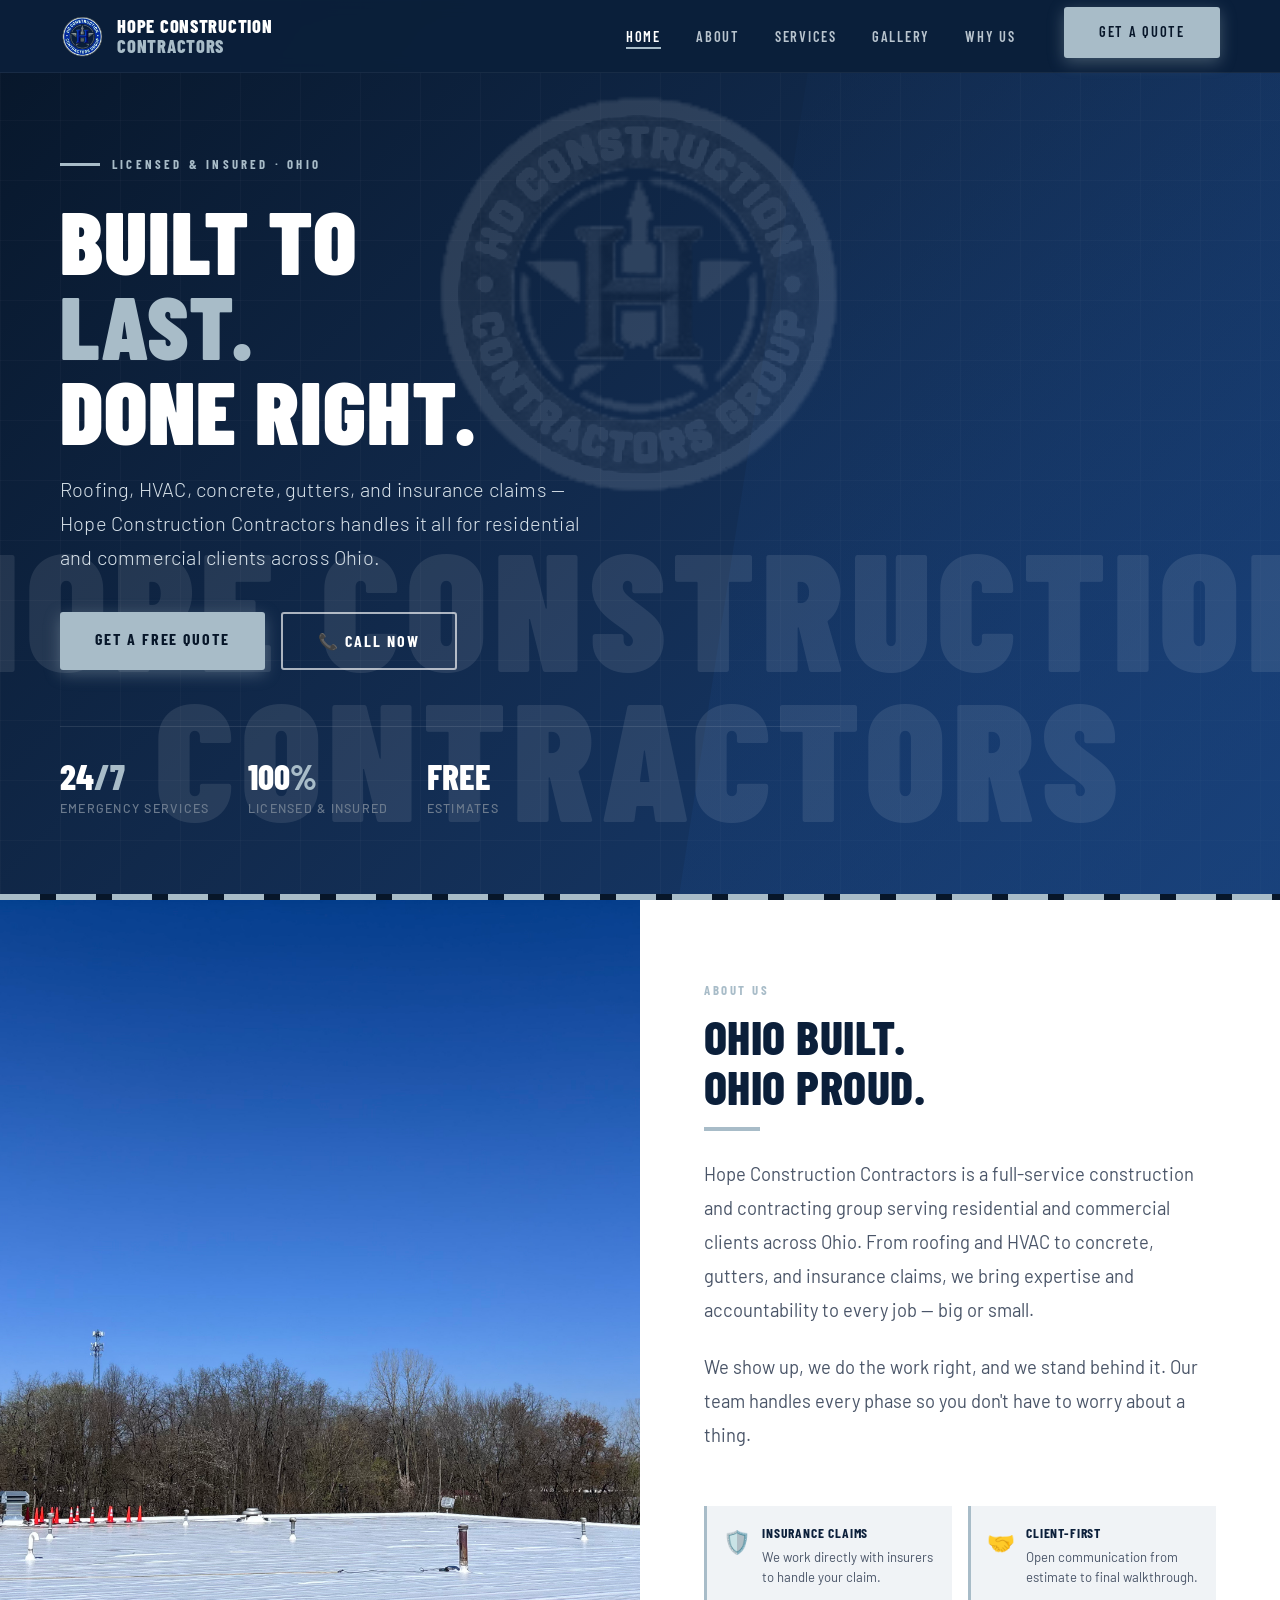
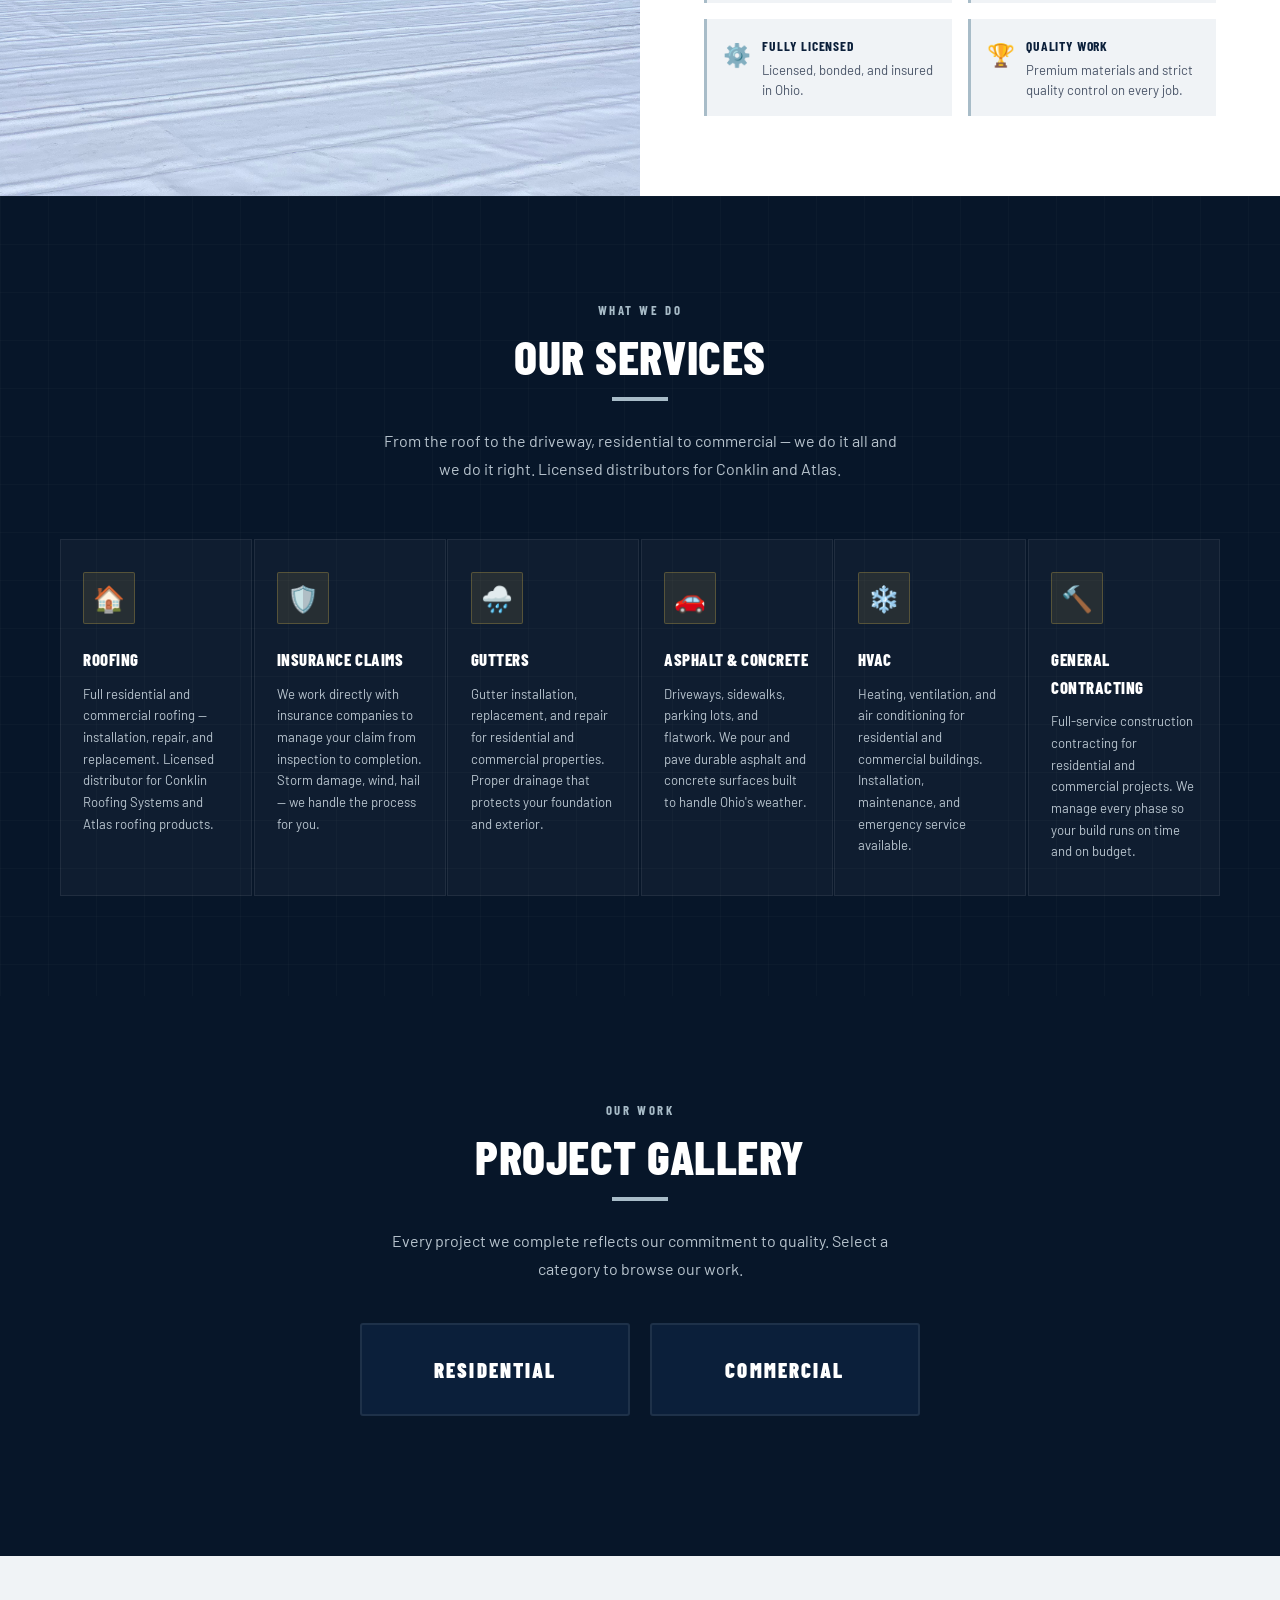
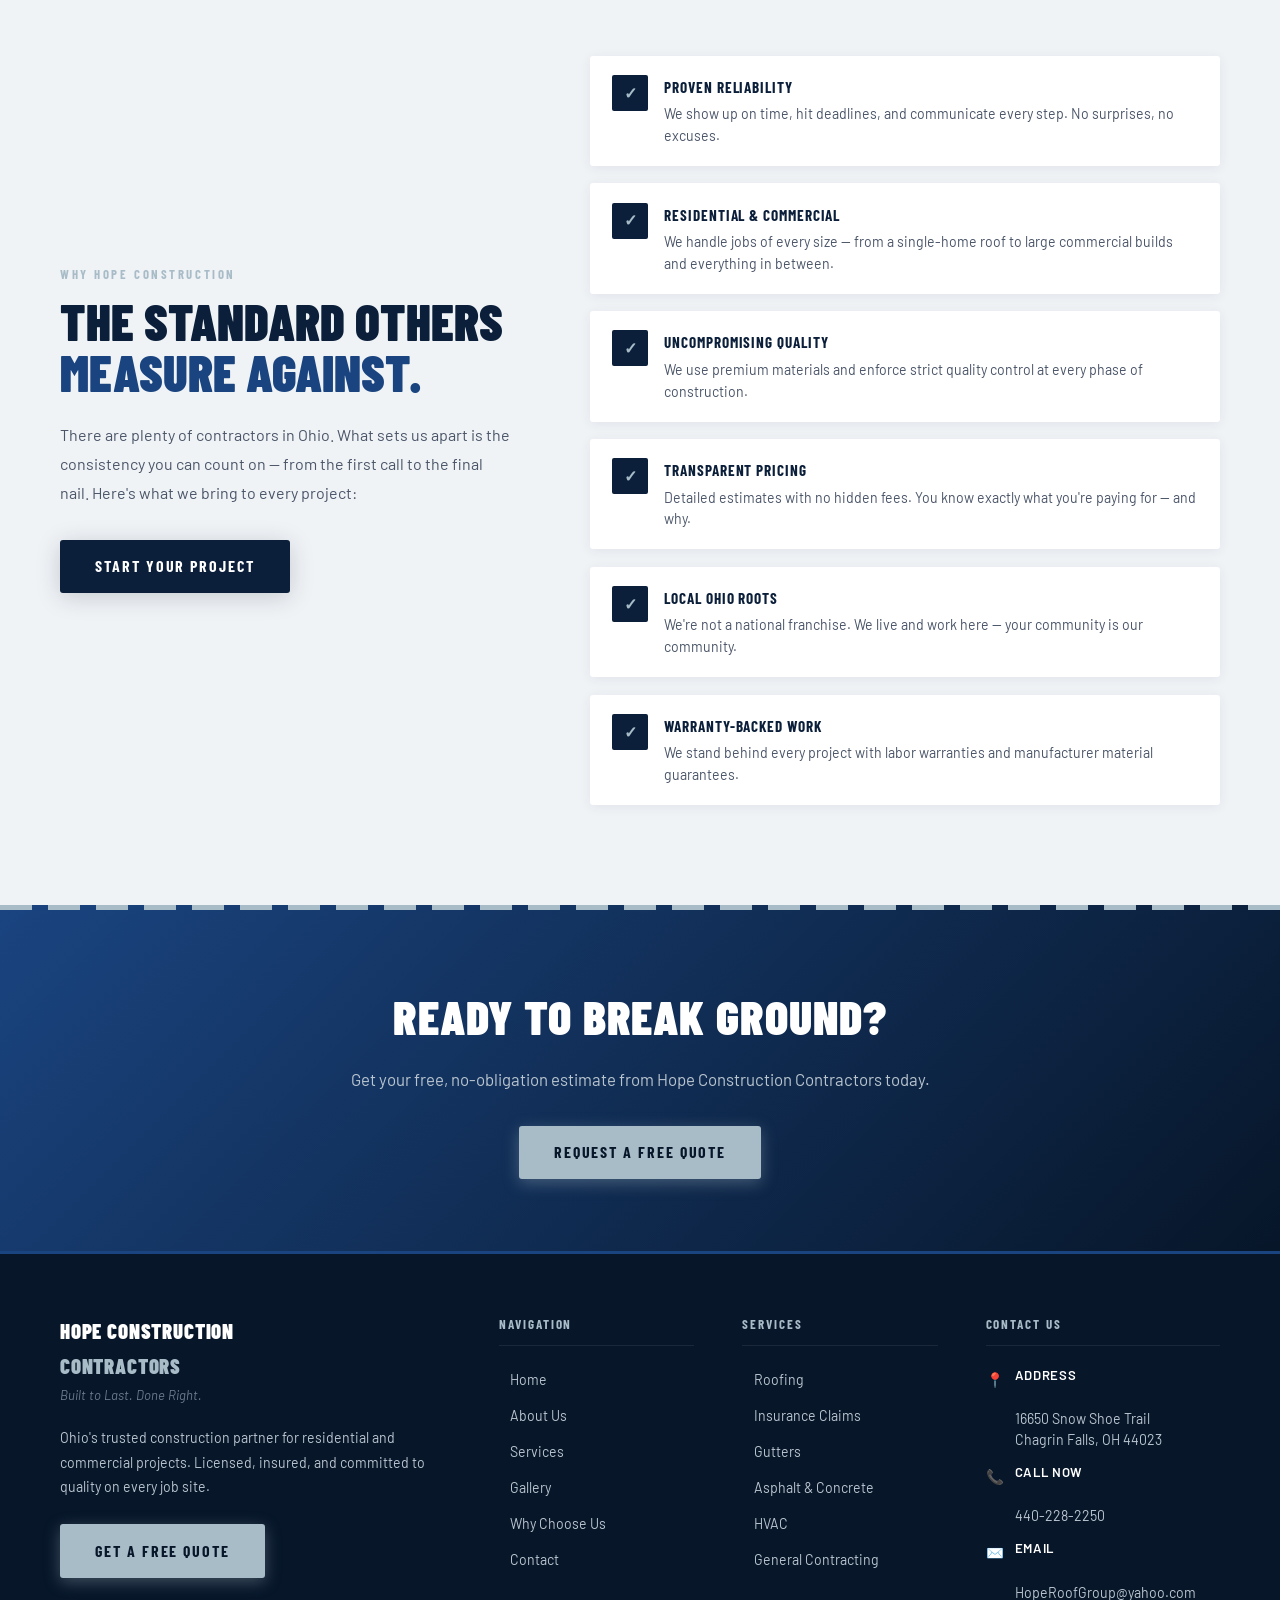
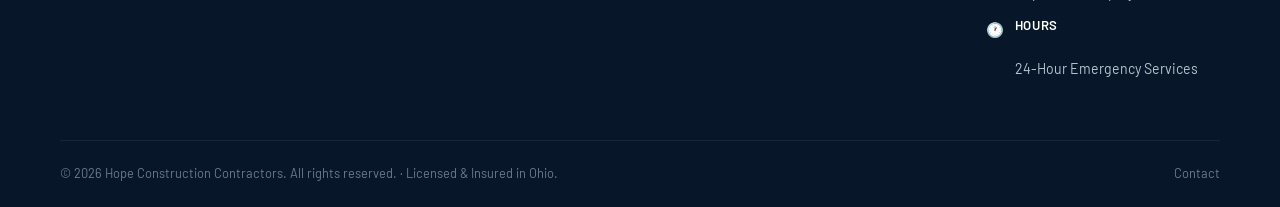
<file: index.html/index.html>
<!DOCTYPE html>
<html lang="en">
<head>
  <meta charset="UTF-8" />
  <meta name="viewport" content="width=device-width, initial-scale=1.0" />
  <meta name="description" content="Hope Construction Contractors — Ohio's trusted construction partner. Expert roofing, general contracting, remodeling, and more." />
  <title>Hope Construction Contractors | Building Ohio's Future</title>
  <link rel="stylesheet" href="styles.css" />
  <link rel="icon" type="image/png" href="Hope Group Contractors.png" />
</head>
<body>

  <!-- ══════════════════════════════════════════════
       NAVIGATION
  ══════════════════════════════════════════════════ -->
  <nav class="site-nav" id="siteNav">
    <div class="container">
      <div class="nav-inner">

        <!-- Logo -->
        <a href="index.html" class="nav-logo">
          <img src="Hope Group Contractors.png" alt="Hope Construction Contractors Logo">
          <div class="nav-brand">Hope Construction<br><span>Contractors</span></div>
        </a>

        <!-- Desktop Links -->
        <ul class="nav-links" id="navLinks">
          <li><a href="index.html" class="active">Home</a></li>
          <li><a href="#about">About</a></li>
          <li><a href="#services">Services</a></li>
          <li><a href="#gallery">Gallery</a></li>
          <li><a href="#why-us">Why Us</a></li>
          <li class="nav-cta"><a href="contact.html" class="btn btn-primary">Get a Quote</a></li>
        </ul>

        <!-- Hamburger -->
        <button class="hamburger" id="hamburger" aria-label="Toggle menu">
          <span></span><span></span><span></span>
        </button>
      </div>
    </div>
  </nav>


  <!-- ══════════════════════════════════════════════
       HERO
  ══════════════════════════════════════════════════ -->
  <section class="hero">
    <div class="hero-diagonal"></div>
    <div class="hero-stripe"></div>

    <!-- Watermark background layer -->
    <div class="hero-watermark">
      <img src="Hope Group Contractors.png" alt="" class="hero-watermark-logo">
      <div class="hero-watermark-text">Hope Construction<br>Contractors</div>
    </div>

    <div class="container">
      <div class="hero-content">

        <div class="hero-eyebrow">
          <span>Licensed &amp; Insured · Ohio</span>
        </div>

        <h1 class="hero-title">
          Built to<br>
          <span class="accent-word">Last.</span><br>
          Done Right.
        </h1>

        <p class="hero-tagline">
          Roofing, HVAC, concrete, gutters, and insurance claims —
          Hope Construction Contractors handles it all for residential and commercial clients across Ohio.
        </p>

        <div class="hero-actions">
          <a href="contact.html" class="btn btn-primary">Get a Free Quote</a>
          <a href="tel:4402282250" class="btn btn-outline">📞 Call Now</a>
        </div>

        <div class="hero-stats">
          <div class="stat-item">
            <div class="stat-number">24<span>/7</span></div>
            <div class="stat-label">Emergency Services</div>
          </div>
          <div class="stat-item">
            <div class="stat-number">100<span>%</span></div>
            <div class="stat-label">Licensed &amp; Insured</div>
          </div>
          <div class="stat-item">
            <div class="stat-number">FREE</div>
            <div class="stat-label">Estimates</div>
          </div>
        </div>

      </div>
    </div>
  </section>


  <!-- ══════════════════════════════════════════════
       ABOUT
  ══════════════════════════════════════════════════ -->
  <section class="about" id="about">
    <div class="about-grid">

      <!-- Left: Full-height photo -->
      <div class="about-visual">
        <div class="about-img-box">
          <img src="about-photo.jpg" alt="Hope Construction Contractors project">
        </div>
      </div>

      <!-- Right: Text -->
      <div class="about-text">
        <span class="section-label">About Us</span>
        <h2 class="section-title">Ohio Built.<br>Ohio Proud.</h2>
        <div class="divider"></div>
        <p>
          Hope Construction Contractors is a full-service construction and contracting group
          serving residential and commercial clients across Ohio. From roofing and HVAC
          to concrete, gutters, and insurance claims, we bring expertise and accountability
          to every job — big or small.
        </p>
        <p>
          We show up, we do the work right, and we stand behind it. Our team handles
          every phase so you don't have to worry about a thing.
        </p>

        <div class="about-pillars">
          <div class="pillar">
            <div class="pillar-icon">🛡️</div>
            <div>
              <div class="pillar-title">Insurance Claims</div>
              <div class="pillar-desc">We work directly with insurers to handle your claim.</div>
            </div>
          </div>
          <div class="pillar">
            <div class="pillar-icon">🤝</div>
            <div>
              <div class="pillar-title">Client-First</div>
              <div class="pillar-desc">Open communication from estimate to final walkthrough.</div>
            </div>
          </div>
          <div class="pillar">
            <div class="pillar-icon">⚙️</div>
            <div>
              <div class="pillar-title">Fully Licensed</div>
              <div class="pillar-desc">Licensed, bonded, and insured in Ohio.</div>
            </div>
          </div>
          <div class="pillar">
            <div class="pillar-icon">🏆</div>
            <div>
              <div class="pillar-title">Quality Work</div>
              <div class="pillar-desc">Premium materials and strict quality control on every job.</div>
            </div>
          </div>
        </div>
      </div>

    </div>
  </section>


  <!-- ══════════════════════════════════════════════
       SERVICES
  ══════════════════════════════════════════════════ -->
  <section class="services" id="services">
    <div class="container">
      <div class="services-header">
        <span class="section-label">What We Do</span>
        <h2 class="section-title light">Our Services</h2>
        <div class="divider center"></div>
        <p style="color:var(--silver); font-size:1rem; max-width:520px; margin:0 auto; line-height:1.75;">
          From the roof to the driveway, residential to commercial — we do it all
          and we do it right. Licensed distributors for Conklin and Atlas.
        </p>
      </div>

      <div class="services-grid">

        <div class="service-card">
          <div class="service-icon">🏠</div>
          <div class="service-name">Roofing</div>
          <p class="service-desc">
            Full residential and commercial roofing — installation, repair, and replacement.
            Licensed distributor for Conklin Roofing Systems and Atlas roofing products.
          </p>
        </div>

        <div class="service-card">
          <div class="service-icon">🛡️</div>
          <div class="service-name">Insurance Claims</div>
          <p class="service-desc">
            We work directly with insurance companies to manage your claim from inspection
            to completion. Storm damage, wind, hail — we handle the process for you.
          </p>
        </div>

        <div class="service-card">
          <div class="service-icon">🌧️</div>
          <div class="service-name">Gutters</div>
          <p class="service-desc">
            Gutter installation, replacement, and repair for residential and commercial
            properties. Proper drainage that protects your foundation and exterior.
          </p>
        </div>

        <div class="service-card">
          <div class="service-icon">🚗</div>
          <div class="service-name">Asphalt &amp; Concrete</div>
          <p class="service-desc">
            Driveways, sidewalks, parking lots, and flatwork. We pour and pave
            durable asphalt and concrete surfaces built to handle Ohio's weather.
          </p>
        </div>

        <div class="service-card">
          <div class="service-icon">❄️</div>
          <div class="service-name">HVAC</div>
          <p class="service-desc">
            Heating, ventilation, and air conditioning for residential and commercial
            buildings. Installation, maintenance, and emergency service available.
          </p>
        </div>

        <div class="service-card">
          <div class="service-icon">🔨</div>
          <div class="service-name">General Contracting</div>
          <p class="service-desc">
            Full-service construction contracting for residential and commercial projects.
            We manage every phase so your build runs on time and on budget.
          </p>
        </div>

      </div>
    </div>
  </section>


  <!-- ══════════════════════════════════════════════
       GALLERY
  ══════════════════════════════════════════════════ -->
  <section class="gallery" id="gallery">
    <div class="container">
      <div class="gallery-header">
        <span class="section-label">Our Work</span>
        <h2 class="section-title">Project Gallery</h2>
        <div class="divider center"></div>
        <p class="gallery-intro">
          Every project we complete reflects our commitment to quality.
          Select a category to browse our work.
        </p>
      </div>

      <!-- Category Buttons -->
      <div class="gallery-tabs">
        <button class="gallery-tab" data-cat="residential">
          <div class="gallery-tab-content">
            <span class="gallery-tab-label">Residential</span>
          </div>
        </button>
        <button class="gallery-tab" data-cat="commercial">
          <div class="gallery-tab-content">
            <span class="gallery-tab-label">Commercial</span>
          </div>
        </button>
      </div>

      <!-- Photo Grids — hidden until button clicked -->
      <div class="gallery-pane" id="pane-residential">
        <div class="gallery-grid">
          <div class="gallery-item feature"><div class="gallery-item-inner"><img src="gallery-4.jpg" alt="Residential metal roof aerial view"></div></div>
          <div class="gallery-item"><div class="gallery-item-inner"><img src="gallery-5.jpg" alt="Metal roof installation"></div></div>
          <div class="gallery-item"><div class="gallery-item-inner"><img src="gallery-6.jpg" alt="Residential roofing project"></div></div>
        </div>
      </div>

      <div class="gallery-pane" id="pane-commercial">
        <div class="gallery-grid">
          <div class="gallery-item feature"><div class="gallery-item-inner"><img src="gallery-1.jpg" alt="Commercial flat roof aerial"></div></div>
          <div class="gallery-item"><div class="gallery-item-inner"><img src="gallery-2.jpg" alt="Commercial roof with HVAC units"></div></div>
          <div class="gallery-item"><div class="gallery-item-inner"><img src="gallery-3.jpg" alt="Commercial flat roof installation"></div></div>
        </div>
      </div>

    </div>
  </section>


  <!-- ══════════════════════════════════════════════
       WHY CHOOSE US
  ══════════════════════════════════════════════════ -->
  <section class="why" id="why-us">
    <div class="container">
      <div class="why-grid">

        <!-- Left Headline -->
        <div>
          <span class="section-label">Why Hope Construction</span>
          <h2 class="why-headline">The Standard Others<br><em>Measure Against.</em></h2>
          <p class="why-intro">
            There are plenty of contractors in Ohio. What sets us apart is
            the consistency you can count on — from the first call to the final
            nail. Here's what we bring to every project:
          </p>
          <a href="contact.html" class="btn btn-dark">Start Your Project</a>
        </div>

        <!-- Right List -->
        <ul class="why-list">
          <li class="why-item">
            <div class="why-check">✓</div>
            <div>
              <div class="why-item-title">Proven Reliability</div>
              <div class="why-item-desc">We show up on time, hit deadlines, and communicate every step. No surprises, no excuses.</div>
            </div>
          </li>
          <li class="why-item">
            <div class="why-check">✓</div>
            <div>
              <div class="why-item-title">Residential &amp; Commercial</div>
              <div class="why-item-desc">We handle jobs of every size — from a single-home roof to large commercial builds and everything in between.</div>
            </div>
          </li>
          <li class="why-item">
            <div class="why-check">✓</div>
            <div>
              <div class="why-item-title">Uncompromising Quality</div>
              <div class="why-item-desc">We use premium materials and enforce strict quality control at every phase of construction.</div>
            </div>
          </li>
          <li class="why-item">
            <div class="why-check">✓</div>
            <div>
              <div class="why-item-title">Transparent Pricing</div>
              <div class="why-item-desc">Detailed estimates with no hidden fees. You know exactly what you're paying for — and why.</div>
            </div>
          </li>
          <li class="why-item">
            <div class="why-check">✓</div>
            <div>
              <div class="why-item-title">Local Ohio Roots</div>
              <div class="why-item-desc">We're not a national franchise. We live and work here — your community is our community.</div>
            </div>
          </li>
          <li class="why-item">
            <div class="why-check">✓</div>
            <div>
              <div class="why-item-title">Warranty-Backed Work</div>
              <div class="why-item-desc">We stand behind every project with labor warranties and manufacturer material guarantees.</div>
            </div>
          </li>
        </ul>

      </div>
    </div>
  </section>



  <!-- ══════════════════════════════════════════════
       CTA BAND
  ══════════════════════════════════════════════════ -->
  <section class="cta-band">
    <div class="container">
      <h2 class="cta-band-title">Ready to Break Ground?</h2>
      <p class="cta-band-sub">Get your free, no-obligation estimate from Hope Construction Contractors today.</p>
      <div class="cta-band-actions">
        <a href="contact.html" class="btn btn-primary">Request a Free Quote</a>
      </div>
    </div>
  </section>


  <!-- ══════════════════════════════════════════════
       FOOTER
  ══════════════════════════════════════════════════ -->
  <footer class="site-footer">
    <div class="container">
      <div class="footer-grid">

        <!-- Brand -->
        <div>
          <div class="footer-brand-name">Hope Construction<br><span>Contractors</span></div>
          <div class="footer-tagline">Built to Last. Done Right.</div>
          <p class="footer-about">
            Ohio's trusted construction partner for residential and commercial
            projects. Licensed, insured, and committed to quality on every job site.
          </p>
          <a href="contact.html" class="btn btn-primary">Get a Free Quote</a>
        </div>

        <!-- Navigation -->
        <div>
          <div class="footer-col-title">Navigation</div>
          <ul class="footer-links">
            <li><a href="index.html">Home</a></li>
            <li><a href="#about">About Us</a></li>
            <li><a href="#services">Services</a></li>
            <li><a href="#gallery">Gallery</a></li>
            <li><a href="#why-us">Why Choose Us</a></li>
            <li><a href="contact.html">Contact</a></li>
          </ul>
        </div>

        <!-- Services -->
        <div>
          <div class="footer-col-title">Services</div>
          <ul class="footer-links">
            <li><a href="#services">Roofing</a></li>
            <li><a href="#services">Insurance Claims</a></li>
            <li><a href="#services">Gutters</a></li>
            <li><a href="#services">Asphalt &amp; Concrete</a></li>
            <li><a href="#services">HVAC</a></li>
            <li><a href="#services">General Contracting</a></li>
          </ul>
        </div>

        <!-- Contact -->
        <div>
          <div class="footer-col-title">Contact Us</div>
          <div class="footer-contact-item">
            <span class="footer-contact-icon">📍</span>
            <div class="footer-contact-text"><strong>Address</strong><br>16650 Snow Shoe Trail<br>Chagrin Falls, OH 44023</div>
          </div>
          <div class="footer-contact-item">
            <span class="footer-contact-icon">📞</span>
            <div class="footer-contact-text"><strong>Call Now</strong><br><a href="tel:4402282250" style="color:var(--silver)">440-228-2250</a></div>
          </div>
          <div class="footer-contact-item">
            <span class="footer-contact-icon">✉️</span>
            <div class="footer-contact-text"><strong>Email</strong><br><a href="mailto:HopeRoofGroup@yahoo.com" style="color:var(--silver)">HopeRoofGroup@yahoo.com</a></div>
          </div>
          <div class="footer-contact-item">
            <span class="footer-contact-icon">🕐</span>
            <div class="footer-contact-text"><strong>Hours</strong><br>24-Hour Emergency Services</div>
          </div>
        </div>

      </div>

      <!-- Bottom Bar -->
      <div class="footer-bottom">
        <p>&copy; 2026 Hope Construction Contractors. All rights reserved. · Licensed &amp; Insured in Ohio.</p>
        <div class="footer-bottom-links">
          <a href="contact.html">Contact</a>
        </div>
      </div>
    </div>
  </footer>


  <!-- ══════════════════════════════════════════════
       JAVASCRIPT
  ══════════════════════════════════════════════════ -->
  <script>
    // ── Hamburger Menu ──────────────────────────────
    const hamburger = document.getElementById('hamburger');
    const navLinks  = document.getElementById('navLinks');

    hamburger.addEventListener('click', () => {
      hamburger.classList.toggle('open');
      navLinks.classList.toggle('open');
    });

    // Close mobile menu on link click
    navLinks.querySelectorAll('a').forEach(link => {
      link.addEventListener('click', () => {
        hamburger.classList.remove('open');
        navLinks.classList.remove('open');
      });
    });

    // ── Sticky Nav Shadow ───────────────────────────
    const nav = document.getElementById('siteNav');
    window.addEventListener('scroll', () => {
      nav.classList.toggle('scrolled', window.scrollY > 40);
    });

    // ── Smooth scroll for anchor links ─────────────
    document.querySelectorAll('a[href^="#"]').forEach(anchor => {
      anchor.addEventListener('click', function(e) {
        const target = document.querySelector(this.getAttribute('href'));
        if (target) {
          e.preventDefault();
          const offset = 80;
          const top = target.getBoundingClientRect().top + window.scrollY - offset;
          window.scrollTo({ top, behavior: 'smooth' });
        }
      });
    });

    // ── Gallery Tabs ────────────────────────────────
    document.querySelectorAll('.gallery-tab').forEach(tab => {
      tab.addEventListener('click', () => {
        const cat      = tab.dataset.cat;
        const isActive = tab.classList.contains('active');

        // Deactivate all
        document.querySelectorAll('.gallery-tab').forEach(t => t.classList.remove('active'));
        document.querySelectorAll('.gallery-pane').forEach(p => p.classList.remove('active'));

        // If it wasn't already active, activate it
        if (!isActive) {
          tab.classList.add('active');
          const pane = document.getElementById('pane-' + cat);
          pane.classList.add('active');
        }
      });
    });

    // ── Fade-in on scroll ───────────────────────────
    const observer = new IntersectionObserver((entries) => {
      entries.forEach(entry => {
        if (entry.isIntersecting) {
          entry.target.style.opacity = '1';
          entry.target.style.transform = 'translateY(0)';
          observer.unobserve(entry.target);
        }
      });
    }, { threshold: 0.1 });

    document.querySelectorAll(
      '.service-card, .why-item, .about-grid, .pillar, .info-card'
    ).forEach(el => {
      el.style.opacity = '0';
      el.style.transform = 'translateY(20px)';
      el.style.transition = 'opacity 0.5s ease, transform 0.5s ease';
      observer.observe(el);
    });
  </script>

</body>
</html>
</file>
<file: index.html/styles.css>
/* ============================================================
   HOPE GROUP CONTRACTORS — styles.css
   Ohio-based, Kentucky-styled: Deep Blue · Silver · Steel Gray
   ============================================================ */

@import url('https://fonts.googleapis.com/css2?family=Barlow+Condensed:wght@400;600;700;800;900&family=Barlow:wght@300;400;500;600&display=swap');

/* ── CSS Variables ─────────────────────────────────────────── */
:root {
  --navy:       #0B1F3A;
  --navy-dark:  #071629;
  --navy-mid:   #132D52;
  --blue:       #1A4480;
  --blue-light: #2563A0;
  --silver:     #B8C4CE;
  --silver-lt:  #D8E2EA;
  --gray:       #4A5568;
  --gray-lt:    #6B7A8D;
  --gray-bg:    #F0F3F6;
  --white:      #FFFFFF;
  --accent:     #A8BCC8;   /* Steel silver accent */
  --accent-lt:  #C0D0D8;   /* Lighter silver hover */

  --font-head: 'Barlow Condensed', sans-serif;
  --font-body: 'Barlow', sans-serif;

  --radius: 3px;
  --transition: 0.25s ease;
  --shadow: 0 4px 24px rgba(7, 22, 41, 0.18);
  --shadow-lg: 0 12px 48px rgba(7, 22, 41, 0.28);
}

/* ── Reset ──────────────────────────────────────────────────── */
*, *::before, *::after { box-sizing: border-box; margin: 0; padding: 0; }
html { scroll-behavior: smooth; font-size: 16px; }
body {
  font-family: var(--font-body);
  color: var(--navy);
  background: var(--white);
  line-height: 1.65;
  overflow-x: hidden;
}
img { max-width: 100%; display: block; }
a { text-decoration: none; color: inherit; }
ul { list-style: none; }

/* ── Utility ────────────────────────────────────────────────── */
.container {
  width: 92%;
  max-width: 1160px;
  margin: 0 auto;
}
.section-label {
  display: inline-block;
  font-family: var(--font-head);
  font-size: 0.8rem;
  font-weight: 700;
  letter-spacing: 0.2em;
  text-transform: uppercase;
  color: var(--accent);
  margin-bottom: 0.6rem;
}
.section-title {
  font-family: var(--font-head);
  font-size: clamp(2rem, 4vw, 3rem);
  font-weight: 800;
  line-height: 1.05;
  text-transform: uppercase;
  color: var(--navy);
  letter-spacing: 0.01em;
}
.section-title.light { color: var(--white); }
.divider {
  width: 56px;
  height: 4px;
  background: var(--accent);
  margin: 1rem 0 1.6rem;
}
.divider.center { margin-left: auto; margin-right: auto; }

/* ── Buttons ────────────────────────────────────────────────── */
.btn {
  display: inline-block;
  font-family: var(--font-head);
  font-size: 1rem;
  font-weight: 700;
  letter-spacing: 0.12em;
  text-transform: uppercase;
  padding: 0.85rem 2.2rem;
  border-radius: var(--radius);
  cursor: pointer;
  border: none;
  transition: var(--transition);
  position: relative;
  overflow: hidden;
}
.btn::after {
  content: '';
  position: absolute;
  inset: 0;
  background: rgba(255,255,255,0.08);
  opacity: 0;
  transition: opacity var(--transition);
}
.btn:hover::after { opacity: 1; }

.btn-primary {
  background: var(--accent);
  color: var(--navy-dark);
  box-shadow: 0 4px 16px rgba(168, 188, 200, 0.35);
}
.btn-primary:hover {
  background: var(--accent-lt);
  transform: translateY(-2px);
  box-shadow: 0 8px 24px rgba(168, 188, 200, 0.5);
}

.btn-outline {
  background: transparent;
  color: var(--white);
  border: 2px solid rgba(255,255,255,0.65);
}
.btn-outline:hover {
  border-color: var(--accent);
  color: var(--accent);
  transform: translateY(-2px);
}

.btn-dark {
  background: var(--navy);
  color: var(--white);
  box-shadow: var(--shadow);
}
.btn-dark:hover {
  background: var(--blue);
  transform: translateY(-2px);
}

/* ── NAV ────────────────────────────────────────────────────── */
.site-nav {
  position: fixed;
  top: 0; left: 0; right: 0;
  z-index: 1000;
  background: rgba(11, 31, 58, 0.97);
  backdrop-filter: blur(8px);
  border-bottom: 1px solid rgba(255,255,255,0.06);
  transition: box-shadow var(--transition);
}
.site-nav.scrolled { box-shadow: 0 2px 20px rgba(0,0,0,0.4); }

.nav-inner {
  display: flex;
  align-items: center;
  justify-content: space-between;
  height: 72px;
}
.nav-logo {
  display: flex;
  align-items: center;
  gap: 0.75rem;
}
.nav-logo img {
  height: 44px;
  width: auto;
  object-fit: contain;
}
.logo-placeholder {
  height: 44px;
  width: 120px;
  background: rgba(255,255,255,0.08);
  border: 1.5px dashed rgba(255,255,255,0.25);
  border-radius: var(--radius);
  display: flex;
  align-items: center;
  justify-content: center;
  font-family: var(--font-head);
  font-size: 0.65rem;
  font-weight: 600;
  letter-spacing: 0.08em;
  color: rgba(255,255,255,0.35);
  text-transform: uppercase;
}
.nav-brand {
  font-family: var(--font-head);
  font-size: 1.15rem;
  font-weight: 800;
  letter-spacing: 0.04em;
  text-transform: uppercase;
  color: var(--white);
  line-height: 1.1;
}
.nav-brand span { color: var(--accent); }

.nav-links {
  display: flex;
  align-items: center;
  gap: 2.2rem;
}
.nav-links a {
  font-family: var(--font-head);
  font-size: 0.9rem;
  font-weight: 600;
  letter-spacing: 0.12em;
  text-transform: uppercase;
  color: var(--silver);
  transition: color var(--transition);
  position: relative;
  padding-bottom: 2px;
}
.nav-links a::after {
  content: '';
  position: absolute;
  bottom: -2px; left: 0;
  width: 0; height: 2px;
  background: var(--accent);
  transition: width var(--transition);
}
.nav-links a:hover,
.nav-links a.active { color: var(--white); }
.nav-links a:hover::after,
.nav-links a.active::after { width: 100%; }

.nav-cta { margin-left: 0.8rem; }
/* Nav CTA button — reset inherited link styles so it looks/centers correctly */
.nav-cta a.btn,
.nav-cta a.btn:hover {
  color: var(--navy-dark) !important;
  padding-bottom: 0.85rem;  /* override the 2px link padding-bottom */
  border-bottom: none;
}
.nav-cta a.btn::after { display: none; } /* remove underline pseudo-element */

.hamburger {
  display: none;
  flex-direction: column;
  gap: 5px;
  cursor: pointer;
  padding: 4px;
  background: none;
  border: none;
}
.hamburger span {
  display: block;
  width: 26px; height: 2px;
  background: var(--silver);
  transition: var(--transition);
}
.hamburger.open span:nth-child(1) { transform: translateY(7px) rotate(45deg); }
.hamburger.open span:nth-child(2) { opacity: 0; }
.hamburger.open span:nth-child(3) { transform: translateY(-7px) rotate(-45deg); }

/* ── HERO ───────────────────────────────────────────────────── */
.hero {
  position: relative;
  min-height: 100vh;
  display: flex;
  align-items: center;
  background: var(--navy-dark);
  overflow: hidden;
  padding-top: 72px;
}

/* Diagonal steel plate texture overlay */
.hero::before {
  content: '';
  position: absolute;
  inset: 0;
  background:
    linear-gradient(135deg, var(--navy-dark) 0%, var(--navy-mid) 50%, var(--blue) 100%);
  opacity: 0.9;
}
/* Grid lines */
.hero::after {
  content: '';
  position: absolute;
  inset: 0;
  background-image:
    linear-gradient(rgba(255,255,255,0.025) 1px, transparent 1px),
    linear-gradient(90deg, rgba(255,255,255,0.025) 1px, transparent 1px);
  background-size: 60px 60px;
}
/* Diagonal accent bar */
.hero-diagonal {
  position: absolute;
  top: 0; right: -8%;
  width: 55%;
  height: 100%;
  background: linear-gradient(135deg, transparent 0%, rgba(26, 68, 128, 0.5) 100%);
  clip-path: polygon(20% 0, 100% 0, 100% 100%, 0% 100%);
  z-index: 1;
}
.hero-stripe {
  position: absolute;
  bottom: 0; left: 0; right: 0;
  height: 6px;
  background: repeating-linear-gradient(
    90deg,
    var(--accent) 0px,
    var(--accent) 40px,
    var(--navy-dark) 40px,
    var(--navy-dark) 56px
  );
  z-index: 3;
}

/* Watermark layer */
.hero-watermark {
  position: absolute;
  inset: 0;
  z-index: 1;
  display: flex;
  flex-direction: column;
  align-items: center;
  justify-content: center;
  pointer-events: none;
  gap: 1.5rem;
}
.hero-watermark-logo {
  width: clamp(200px, 35vw, 480px);
  height: auto;
  opacity: 0.12;
  filter: grayscale(100%) brightness(3);
  user-select: none;
}
.hero-watermark-text {
  font-family: var(--font-head);
  font-size: clamp(4rem, 13vw, 13rem);
  font-weight: 900;
  text-transform: uppercase;
  letter-spacing: 0.04em;
  line-height: 0.9;
  text-align: center;
  color: var(--white);
  opacity: 0.09;
  white-space: nowrap;
  user-select: none;
}

.hero-content {
  position: relative;
  z-index: 2;
  max-width: 780px;
  padding: 4rem 0;
  animation: heroFadeIn 0.9s ease both;
}
@keyframes heroFadeIn {
  from { opacity: 0; transform: translateY(28px); }
  to   { opacity: 1; transform: translateY(0); }
}

.hero-eyebrow {
  display: flex;
  align-items: center;
  gap: 0.75rem;
  margin-bottom: 1.4rem;
}
.hero-eyebrow::before {
  content: '';
  display: block;
  width: 40px; height: 3px;
  background: var(--accent);
}
.hero-eyebrow span {
  font-family: var(--font-head);
  font-size: 0.8rem;
  font-weight: 700;
  letter-spacing: 0.25em;
  text-transform: uppercase;
  color: var(--accent);
}

.hero-title {
  font-family: var(--font-head);
  font-size: clamp(3rem, 8vw, 5.6rem);
  font-weight: 900;
  text-transform: uppercase;
  line-height: 0.95;
  color: var(--white);
  letter-spacing: 0.01em;
  margin-bottom: 1.2rem;
}
.hero-title .accent-word { color: var(--accent); }

.hero-tagline {
  font-family: var(--font-body);
  font-size: clamp(1.05rem, 2vw, 1.25rem);
  font-weight: 300;
  color: var(--silver-lt);
  max-width: 540px;
  line-height: 1.7;
  margin-bottom: 2.4rem;
  letter-spacing: 0.01em;
}

.hero-actions {
  display: flex;
  flex-wrap: wrap;
  gap: 1rem;
  margin-bottom: 3.5rem;
}

.hero-stats {
  display: flex;
  flex-wrap: wrap;
  gap: 2.4rem;
  padding-top: 2rem;
  border-top: 1px solid rgba(255,255,255,0.1);
}
.stat-item {}
.stat-number {
  font-family: var(--font-head);
  font-size: 2.2rem;
  font-weight: 800;
  color: var(--white);
  line-height: 1;
}
.stat-number span { color: var(--accent); }
.stat-label {
  font-family: var(--font-body);
  font-size: 0.78rem;
  font-weight: 500;
  letter-spacing: 0.1em;
  text-transform: uppercase;
  color: var(--gray-lt);
  margin-top: 0.25rem;
}

/* ── ABOUT ──────────────────────────────────────────────────── */
.about {
  padding: 0;
  background: var(--white);
  min-height: 600px;
  display: flex;
}
.about-grid {
  display: grid;
  grid-template-columns: 1fr 1fr;
  gap: 0;
  align-items: stretch;
  width: 100%;
}
.about-visual {
  position: relative;
  min-height: 600px;
}
.about-img-box {
  width: 100%;
  height: 100%;
  position: absolute;
  inset: 0;
  padding-bottom: 0;
  background: linear-gradient(135deg, var(--navy) 0%, var(--blue) 100%);
  border-radius: 0;
  border: none;
  box-shadow: none;
  overflow: hidden;
}
.about-img-box img {
  position: absolute;
  inset: 0;
  width: 100%;
  height: 100%;
  object-fit: cover;
}
.about-text {
  padding: 80px 64px;
  display: flex;
  flex-direction: column;
  justify-content: center;
  background: var(--white);
}
.about-text p {
  font-size: 1.15rem;
  color: var(--gray);
  line-height: 1.85;
  margin-bottom: 1.4rem;
}
.about-pillars {
  display: grid;
  grid-template-columns: 1fr 1fr;
  gap: 1rem;
  margin-top: 2rem;
}
.pillar {
  display: flex;
  align-items: flex-start;
  gap: 0.7rem;
  padding: 1rem;
  background: var(--gray-bg);
  border-left: 3px solid var(--accent);
}
.pillar-icon {
  font-size: 1.4rem;
  flex-shrink: 0;
  margin-top: 1px;
}
.pillar-title {
  font-family: var(--font-head);
  font-size: 0.85rem;
  font-weight: 700;
  letter-spacing: 0.06em;
  text-transform: uppercase;
  color: var(--navy);
}
.pillar-desc {
  font-size: 0.82rem;
  color: var(--gray);
  margin-top: 0.2rem;
  line-height: 1.5;
}

/* ── SERVICES ───────────────────────────────────────────────── */
.services {
  padding: 100px 0;
  background: var(--navy-dark);
  position: relative;
  overflow: hidden;
}
.services::before {
  content: '';
  position: absolute;
  inset: 0;
  background-image:
    linear-gradient(rgba(255,255,255,0.02) 1px, transparent 1px),
    linear-gradient(90deg, rgba(255,255,255,0.02) 1px, transparent 1px);
  background-size: 48px 48px;
}
.services-header {
  text-align: center;
  margin-bottom: 3.5rem;
  position: relative;
  z-index: 1;
}
.services-grid {
  display: grid;
  grid-template-columns: repeat(6, 1fr);
  gap: 1.5px;
  position: relative;
  z-index: 1;
}
.service-card {
  background: rgba(255,255,255,0.03);
  border: 1px solid rgba(255,255,255,0.07);
  padding: 2rem 1.4rem;
  transition: all var(--transition);
  position: relative;
  overflow: hidden;
  cursor: default;
}
.service-card::before {
  content: '';
  position: absolute;
  bottom: 0; left: 0;
  width: 100%; height: 3px;
  background: var(--accent);
  transform: scaleX(0);
  transform-origin: left;
  transition: transform var(--transition);
}
.service-card:hover {
  background: rgba(255,255,255,0.07);
  transform: translateY(-4px);
  border-color: rgba(255,255,255,0.14);
  box-shadow: 0 16px 40px rgba(0,0,0,0.3);
}
.service-card:hover::before { transform: scaleX(1); }

.service-icon {
  width: 52px; height: 52px;
  background: rgba(200, 168, 75, 0.12);
  border: 1px solid rgba(200, 168, 75, 0.3);
  border-radius: 2px;
  display: flex;
  align-items: center;
  justify-content: center;
  font-size: 1.6rem;
  margin-bottom: 1.4rem;
  transition: var(--transition);
}
.service-card:hover .service-icon {
  background: rgba(200, 168, 75, 0.2);
  border-color: var(--accent);
}
.service-name {
  font-family: var(--font-head);
  font-size: 1.05rem;
  font-weight: 800;
  text-transform: uppercase;
  letter-spacing: 0.03em;
  color: var(--white);
  margin-bottom: 0.6rem;
}
.service-desc {
  font-size: 0.82rem;
  color: var(--silver);
  line-height: 1.65;
}

/* ── WHY CHOOSE US ──────────────────────────────────────────── */
.why {
  padding: 100px 0;
  background: var(--gray-bg);
}
.why-grid {
  display: grid;
  grid-template-columns: 1fr 1.4fr;
  gap: 5rem;
  align-items: center;
}
.why-headline {
  font-family: var(--font-head);
  font-size: clamp(2.2rem, 4vw, 3.4rem);
  font-weight: 900;
  text-transform: uppercase;
  color: var(--navy);
  line-height: 1;
  margin-bottom: 1.5rem;
}
.why-headline em {
  font-style: normal;
  color: var(--blue);
  display: block;
}
.why-intro {
  font-size: 1rem;
  color: var(--gray);
  line-height: 1.8;
  margin-bottom: 2rem;
}
.why-list {
  display: flex;
  flex-direction: column;
  gap: 1.1rem;
}
.why-item {
  display: flex;
  align-items: flex-start;
  gap: 1rem;
  padding: 1.2rem 1.4rem;
  background: var(--white);
  border-radius: var(--radius);
  box-shadow: 0 2px 12px rgba(11,31,58,0.07);
  transition: var(--transition);
}
.why-item:hover {
  transform: translateX(4px);
  box-shadow: 0 4px 24px rgba(11,31,58,0.13);
}
.why-check {
  width: 36px; height: 36px;
  background: var(--navy);
  border-radius: 2px;
  display: flex;
  align-items: center;
  justify-content: center;
  flex-shrink: 0;
  color: var(--accent);
  font-size: 1rem;
  font-weight: 700;
}
.why-item-title {
  font-family: var(--font-head);
  font-size: 0.95rem;
  font-weight: 700;
  letter-spacing: 0.06em;
  text-transform: uppercase;
  color: var(--navy);
  margin-bottom: 0.2rem;
}
.why-item-desc {
  font-size: 0.88rem;
  color: var(--gray);
  line-height: 1.55;
}

/* ── CTA BAND ───────────────────────────────────────────────── */
.cta-band {
  padding: 72px 0;
  background: linear-gradient(135deg, var(--blue) 0%, var(--navy-dark) 100%);
  position: relative;
  overflow: hidden;
  text-align: center;
}
.cta-band::before {
  content: '';
  position: absolute;
  top: 0; left: 0; right: 0;
  height: 5px;
  background: repeating-linear-gradient(
    90deg,
    var(--accent) 0px, var(--accent) 32px,
    transparent 32px, transparent 48px
  );
}
.cta-band-title {
  font-family: var(--font-head);
  font-size: clamp(2rem, 4vw, 3rem);
  font-weight: 900;
  text-transform: uppercase;
  color: var(--white);
  letter-spacing: 0.02em;
  margin-bottom: 0.6rem;
}
.cta-band-sub {
  font-size: 1.05rem;
  color: var(--silver);
  margin-bottom: 2rem;
}
.cta-band-actions {
  display: flex;
  justify-content: center;
  flex-wrap: wrap;
  gap: 1rem;
}

/* ── FOOTER ─────────────────────────────────────────────────── */
.site-footer {
  background: var(--navy-dark);
  padding: 60px 0 0;
  border-top: 3px solid var(--blue);
}
.footer-grid {
  display: grid;
  grid-template-columns: 2fr 1fr 1fr 1.2fr;
  gap: 3rem;
  padding-bottom: 3rem;
}
.footer-brand-name {
  font-family: var(--font-head);
  font-size: 1.3rem;
  font-weight: 900;
  text-transform: uppercase;
  color: var(--white);
  letter-spacing: 0.04em;
  margin-bottom: 0.15rem;
}
.footer-brand-name span { color: var(--accent); }
.footer-tagline {
  font-size: 0.82rem;
  color: var(--gray-lt);
  font-style: italic;
  margin-bottom: 1.2rem;
}
.footer-about {
  font-size: 0.88rem;
  color: var(--silver);
  line-height: 1.75;
  margin-bottom: 1.5rem;
}
.footer-col-title {
  font-family: var(--font-head);
  font-size: 0.82rem;
  font-weight: 700;
  letter-spacing: 0.15em;
  text-transform: uppercase;
  color: var(--accent);
  margin-bottom: 1.2rem;
  padding-bottom: 0.6rem;
  border-bottom: 1px solid rgba(255,255,255,0.08);
}
.footer-links {
  display: flex;
  flex-direction: column;
  gap: 0.6rem;
}
.footer-links a {
  font-size: 0.88rem;
  color: var(--silver);
  transition: color var(--transition);
  padding-left: 0.6rem;
  border-left: 2px solid transparent;
  transition: all var(--transition);
}
.footer-links a:hover {
  color: var(--white);
  border-left-color: var(--accent);
  padding-left: 0.9rem;
}
.footer-contact-item {
  display: flex;
  align-items: flex-start;
  gap: 0.7rem;
  margin-bottom: 0.8rem;
}
.footer-contact-icon {
  font-size: 0.9rem;
  margin-top: 2px;
  flex-shrink: 0;
  color: var(--accent);
}
.footer-contact-text {
  font-size: 0.88rem;
  color: var(--silver);
  line-height: 1.5;
}
.footer-contact-text strong {
  display: block;
  color: var(--white);
  font-weight: 600;
  font-size: 0.82rem;
  letter-spacing: 0.05em;
  text-transform: uppercase;
  margin-bottom: 0.1rem;
}
.footer-bottom {
  border-top: 1px solid rgba(255,255,255,0.07);
  padding: 1.4rem 0;
  display: flex;
  align-items: center;
  justify-content: space-between;
  flex-wrap: wrap;
  gap: 0.8rem;
}
.footer-bottom p {
  font-size: 0.8rem;
  color: var(--gray-lt);
}
.footer-bottom-links {
  display: flex;
  gap: 1.6rem;
}
.footer-bottom-links a {
  font-size: 0.8rem;
  color: var(--gray-lt);
  transition: color var(--transition);
}
.footer-bottom-links a:hover { color: var(--silver); }

/* ── CONTACT PAGE ───────────────────────────────────────────── */
.contact-hero {
  padding: 140px 0 80px;
  background: linear-gradient(135deg, var(--navy-dark) 0%, var(--navy-mid) 100%);
  position: relative;
  overflow: hidden;
  text-align: center;
}
.contact-hero::after {
  content: '';
  position: absolute;
  inset: 0;
  background-image:
    linear-gradient(rgba(255,255,255,0.025) 1px, transparent 1px),
    linear-gradient(90deg, rgba(255,255,255,0.025) 1px, transparent 1px);
  background-size: 52px 52px;
}
.contact-hero-content { position: relative; z-index: 1; }
.contact-hero-title {
  font-family: var(--font-head);
  font-size: clamp(2.4rem, 6vw, 4.2rem);
  font-weight: 900;
  text-transform: uppercase;
  color: var(--white);
  line-height: 0.95;
  margin-bottom: 1rem;
}
.contact-hero-sub {
  font-size: 1.05rem;
  color: var(--silver-lt);
  max-width: 480px;
  margin: 0 auto;
  line-height: 1.7;
}
.contact-hero-stripe {
  position: absolute;
  bottom: 0; left: 0; right: 0;
  height: 5px;
  background: repeating-linear-gradient(
    90deg,
    var(--accent) 0px, var(--accent) 40px,
    transparent 40px, transparent 56px
  );
  z-index: 2;
}

.contact-section {
  padding: 80px 0 100px;
  background: var(--gray-bg);
}
.contact-layout {
  display: grid;
  grid-template-columns: 1.2fr 2fr;
  gap: 4rem;
  align-items: start;
}
/* Full-width variant — no sidebar */
.contact-layout--full {
  grid-template-columns: 1fr;
  max-width: 720px;
  margin: 0 auto;
}
.contact-info {
  position: sticky;
  top: 100px;
}
.contact-info-title {
  font-family: var(--font-head);
  font-size: 1.5rem;
  font-weight: 800;
  text-transform: uppercase;
  color: var(--navy);
  margin-bottom: 0.3rem;
}
.contact-info-sub {
  font-size: 0.9rem;
  color: var(--gray);
  line-height: 1.65;
  margin-bottom: 2rem;
}
.info-card {
  display: flex;
  align-items: flex-start;
  gap: 1rem;
  padding: 1.1rem 1.2rem;
  background: var(--white);
  border-radius: var(--radius);
  margin-bottom: 0.85rem;
  box-shadow: 0 2px 8px rgba(11,31,58,0.07);
  border-left: 3px solid var(--blue);
  transition: var(--transition);
}
.info-card:hover {
  box-shadow: var(--shadow);
  transform: translateX(3px);
}
.info-card-icon {
  font-size: 1.3rem;
  flex-shrink: 0;
  margin-top: 1px;
}
.info-card-label {
  font-family: var(--font-head);
  font-size: 0.75rem;
  font-weight: 700;
  letter-spacing: 0.12em;
  text-transform: uppercase;
  color: var(--blue);
  margin-bottom: 0.15rem;
}
.info-card-val {
  font-size: 0.92rem;
  color: var(--navy);
  font-weight: 500;
}

/* Form */
.form-wrapper {
  background: var(--white);
  padding: 2.8rem 3rem;
  box-shadow: var(--shadow-lg);
  border-radius: 2px;
  border-top: 4px solid var(--navy);
}
.form-title {
  font-family: var(--font-head);
  font-size: 1.6rem;
  font-weight: 800;
  text-transform: uppercase;
  color: var(--navy);
  margin-bottom: 0.4rem;
  letter-spacing: 0.03em;
}
.form-subtitle {
  font-size: 0.9rem;
  color: var(--gray);
  margin-bottom: 2rem;
}
.form-row {
  display: grid;
  grid-template-columns: 1fr 1fr;
  gap: 1.2rem;
}
.form-group {
  margin-bottom: 1.4rem;
}
.form-group label {
  display: block;
  font-family: var(--font-head);
  font-size: 0.78rem;
  font-weight: 700;
  letter-spacing: 0.12em;
  text-transform: uppercase;
  color: var(--navy);
  margin-bottom: 0.5rem;
}
.form-group label .req { color: var(--accent); margin-left: 2px; }
.form-group input,
.form-group select,
.form-group textarea {
  width: 100%;
  padding: 0.8rem 1rem;
  font-family: var(--font-body);
  font-size: 0.95rem;
  color: var(--navy);
  background: var(--gray-bg);
  border: 1.5px solid #D1D9E0;
  border-radius: var(--radius);
  transition: border-color var(--transition), box-shadow var(--transition);
  outline: none;
  appearance: none;
}
.form-group input:focus,
.form-group select:focus,
.form-group textarea:focus {
  border-color: var(--blue);
  background: var(--white);
  box-shadow: 0 0 0 3px rgba(26, 68, 128, 0.1);
}
.form-group input.error,
.form-group select.error,
.form-group textarea.error {
  border-color: #dc2626;
  box-shadow: 0 0 0 3px rgba(220, 38, 38, 0.1);
}
.form-group .error-msg {
  display: none;
  font-size: 0.78rem;
  color: #dc2626;
  margin-top: 0.35rem;
  font-weight: 500;
}
.form-group.has-error .error-msg { display: block; }
.form-group textarea { resize: vertical; min-height: 130px; }
.form-group select {
  background-image: url("data:image/svg+xml,%3Csvg xmlns='http://www.w3.org/2000/svg' width='12' height='8' viewBox='0 0 12 8'%3E%3Cpath d='M1 1l5 5 5-5' stroke='%234A5568' stroke-width='2' fill='none' stroke-linecap='round'/%3E%3C/svg%3E");
  background-repeat: no-repeat;
  background-position: right 1rem center;
  padding-right: 2.5rem;
  cursor: pointer;
}
.form-submit {
  margin-top: 0.5rem;
}
.btn-submit {
  width: 100%;
  padding: 1rem;
  font-size: 1.05rem;
  letter-spacing: 0.14em;
  background: var(--navy);
  color: var(--white);
  border: none;
  border-radius: var(--radius);
  font-family: var(--font-head);
  font-weight: 800;
  text-transform: uppercase;
  cursor: pointer;
  transition: all var(--transition);
  position: relative;
  overflow: hidden;
}
.btn-submit:hover {
  background: var(--blue);
  transform: translateY(-2px);
  box-shadow: 0 8px 28px rgba(11,31,58,0.25);
}
.btn-submit:active { transform: translateY(0); }

/* Success message */
.form-success {
  display: none;
  text-align: center;
  padding: 3rem 2rem;
}
/* Animated checkmark */
.success-icon {
  width: 80px;
  height: 80px;
  margin: 0 auto 1.4rem;
}
.checkmark {
  width: 80px;
  height: 80px;
  border-radius: 50%;
  display: block;
  stroke-width: 3;
  stroke: #22c55e;
  stroke-miterlimit: 10;
}
.checkmark-circle {
  stroke-dasharray: 166;
  stroke-dashoffset: 166;
  stroke-width: 3;
  stroke: #22c55e;
  fill: #dcfce7;
  animation: stroke 0.5s cubic-bezier(0.65, 0, 0.45, 1) forwards;
}
.checkmark-check {
  transform-origin: 50% 50%;
  stroke-dasharray: 48;
  stroke-dashoffset: 48;
  stroke-width: 3.5;
  stroke-linecap: round;
  stroke-linejoin: round;
  animation: stroke 0.4s cubic-bezier(0.65, 0, 0.45, 1) 0.45s forwards;
}
@keyframes stroke {
  100% { stroke-dashoffset: 0; }
}
.form-success h3 {
  font-family: var(--font-head);
  font-size: 1.6rem;
  font-weight: 800;
  text-transform: uppercase;
  color: var(--navy);
  margin-bottom: 0.5rem;
  animation: fadeUp 0.5s ease 0.7s both;
}
.form-success p {
  animation: fadeUp 0.5s ease 0.85s both;
}
@keyframes fadeUp {
  from { opacity: 0; transform: translateY(12px); }
  to   { opacity: 1; transform: translateY(0); }
}

/* ── GALLERY ────────────────────────────────────────────────── */
.gallery {
  padding: 100px 0;
  background: var(--navy-dark);
}
.gallery-header {
  text-align: center;
  margin-bottom: 2.5rem;
}
.gallery-header .section-title { color: var(--white); }
.gallery-intro {
  font-size: 1rem;
  color: var(--silver);
  max-width: 520px;
  margin: 0 auto;
  line-height: 1.75;
}

/* ── Tab Buttons ── */
.gallery-tabs {
  display: grid;
  grid-template-columns: 1fr 1fr;
  gap: 1.2rem;
  margin-bottom: 2.5rem;
  max-width: 560px;
  margin-left: auto;
  margin-right: auto;
}
.gallery-tab {
  position: relative;
  overflow: hidden;
  background: var(--navy);
  border: 2px solid rgba(255,255,255,0.08);
  cursor: pointer;
  border-radius: 3px;
  padding: 2rem 1.5rem;
  transition: all 0.3s ease;
  display: flex;
  align-items: center;
  justify-content: center;
}
.gallery-tab:hover {
  background: var(--navy-mid);
  border-color: var(--accent);
  transform: translateY(-3px);
  box-shadow: 0 12px 32px rgba(7,22,41,0.3);
}
.gallery-tab.active {
  background: var(--blue);
  border-color: var(--accent);
  box-shadow: 0 8px 28px rgba(7,22,41,0.25);
}
.gallery-tab::after {
  content: '';
  position: absolute;
  bottom: 0; left: 0; right: 0;
  height: 3px;
  background: var(--accent);
  transform: scaleX(0);
  transition: transform 0.3s ease;
}
.gallery-tab.active::after { transform: scaleX(1); }
.gallery-tab-content {
  display: flex;
  flex-direction: column;
  align-items: center;
  gap: 0.5rem;
}
.gallery-tab-icon { font-size: 2rem; }
.gallery-tab-label {
  font-family: var(--font-head);
  font-size: 1.3rem;
  font-weight: 900;
  text-transform: uppercase;
  letter-spacing: 0.1em;
  color: var(--white);
}

/* ── Photo Panes ── */
.gallery-pane {
  display: none;
  animation: paneSwoosh 0.5s cubic-bezier(0.25, 0.46, 0.45, 0.94) both;
}
.gallery-pane.active { display: block; }
@keyframes paneSwoosh {
  from { opacity: 0; transform: translateX(40px); }
  to   { opacity: 1; transform: translateX(0); }
}

.gallery-grid {
  display: grid;
  grid-template-columns: repeat(3, 1fr);
  gap: 10px;
}
.gallery-item.feature {
  grid-column: span 2;
  grid-row: span 2;
}
.gallery-item {
  position: relative;
  overflow: hidden;
  background: var(--navy-mid);
  border-radius: 2px;
}
.gallery-item-inner {
  position: relative;
  width: 100%;
  padding-bottom: 66.66%;
}
.gallery-item img {
  position: absolute;
  inset: 0;
  width: 100%;
  height: 100%;
  object-fit: cover;
  transition: transform 0.45s ease;
}
.gallery-item:hover img { transform: scale(1.04); }

/* Property type toggle buttons */
.prop-type-btns {
  display: grid;
  grid-template-columns: 1fr 1fr;
  gap: 0.8rem;
  margin-top: 0.4rem;
}
.prop-btn {
  padding: 0.9rem 1rem;
  font-family: var(--font-head);
  font-size: 1rem;
  font-weight: 700;
  letter-spacing: 0.08em;
  text-transform: uppercase;
  background: var(--gray-bg);
  border: 2px solid #D1D9E0;
  border-radius: var(--radius);
  cursor: pointer;
  transition: all var(--transition);
  color: var(--navy);
}
.prop-btn:hover { border-color: var(--blue); background: var(--white); }
.prop-btn.active { border-color: var(--navy); background: var(--navy); color: var(--white); }

/* Gallery mobile */
@media (max-width: 768px) {
  .gallery-tab-label { font-size: 1rem; }
  .gallery-tabs { max-width: 100%; }
}

/* ── MOBILE NAV ─────────────────────────────────────────────── */
/* ── TABLET (iPad / 769px–1024px) ───────────────────────────── */
@media (min-width: 769px) and (max-width: 1024px) {
  .services-grid { grid-template-columns: repeat(3, 1fr); }

  .footer-grid { grid-template-columns: 1fr 1fr; gap: 2rem; }
  .about-grid { gap: 2.5rem; }
  .why-grid { gap: 2.5rem; }
  .contact-layout { grid-template-columns: 1fr; max-width: 640px; margin: 0 auto; }
  .contact-info { position: static; }
  .gallery-grid { grid-template-columns: repeat(3, 1fr); }
  .gallery-item.feature { grid-column: span 2; grid-row: span 1; }
  .hero-title { font-size: clamp(2.8rem, 6vw, 4.2rem); }
  .hero-watermark-text { font-size: clamp(3rem, 8vw, 7rem); }
  .nav-links { gap: 1.2rem; }
  .nav-links a { font-size: 0.8rem; }
}

/* ── MOBILE (max 768px) ─────────────────────────────────────── */
@media (max-width: 768px) {
  .hamburger { display: flex; }
  .nav-links {
    position: fixed;
    top: 72px; left: 0; right: 0;
    background: var(--navy-dark);
    flex-direction: column;
    align-items: flex-start;
    padding: 1.5rem 1.5rem;
    gap: 0;
    border-top: 1px solid rgba(255,255,255,0.08);
    transform: translateY(-110%);
    opacity: 0;
    transition: all 0.3s ease;
    pointer-events: none;
  }
  .nav-links.open {
    transform: translateY(0);
    opacity: 1;
    pointer-events: all;
  }
  .nav-links a {
    padding: 0.85rem 0;
    width: 100%;
    border-bottom: 1px solid rgba(255,255,255,0.06);
    font-size: 1rem;
  }
  .nav-cta { margin: 1rem 0 0; }
  .nav-cta .btn { width: 100%; text-align: center; }

  .about-grid { grid-template-columns: 1fr; gap: 0; }
  .about-visual { min-height: 320px; position: relative; }
  .about-img-box { position: relative !important; height: 320px; }
  .why-grid,
  .contact-layout { grid-template-columns: 1fr; gap: 2.5rem; }
  .footer-grid { grid-template-columns: 1fr; gap: 2rem; }
  .form-row { grid-template-columns: 1fr; }
  .form-wrapper { padding: 2rem 1.5rem; }
  .contact-info { position: static; }
  .hero-stats { gap: 1.5rem; }
  .hero-stats { flex-wrap: wrap; }
  .stat-number { font-size: 1.8rem; }
  .why-grid { gap: 2.5rem; }
  .about-pillars { grid-template-columns: 1fr; }
  .about-text { padding: 48px 24px; }
  .footer-bottom { flex-direction: column; text-align: center; }
  .services-grid { grid-template-columns: repeat(2, 1fr); }

  .gallery-grid { grid-template-columns: 1fr 1fr; }
  .gallery-item.feature { grid-column: span 2; grid-row: span 1; }
  .hero-watermark-text { font-size: clamp(2.5rem, 10vw, 5rem); white-space: normal; text-align: center; }
  .cta-band-actions { flex-direction: column; align-items: center; }
  .hero-actions { flex-direction: column; }
  .hero-actions .btn { width: 100%; text-align: center; }
  .why-item { padding: 1rem; }
  .footer-bottom-links { flex-wrap: wrap; justify-content: center; }
  /* Map section stacks on mobile */
  section > div[style*="grid-template-columns:1fr 360px"] {
    grid-template-columns: 1fr !important;
  }
  section > div[style*="grid-template-columns:1fr 360px"] iframe {
    height: 260px;
  }
}
</file>
